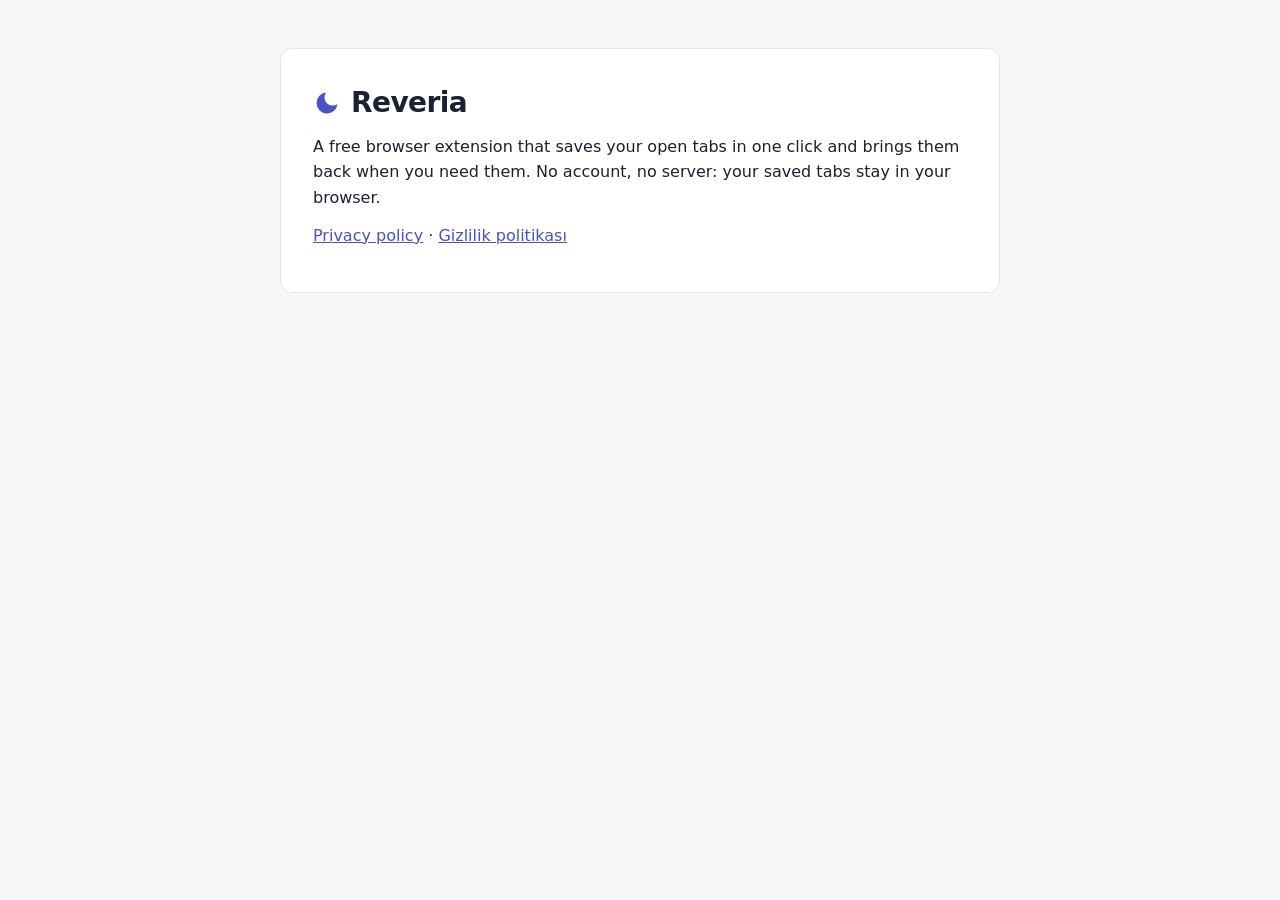
<file: index.html>
<!doctype html>
<html lang="en">
    <head>
        <meta charset="UTF-8" />
        <meta name="viewport" content="width=device-width, initial-scale=1" />
        <title>Reveria</title>
        <link rel="stylesheet" href="style.css" />
    </head>
    <body>
        <main>
            <header>
                <svg class="moon" width="28" height="28" viewBox="0 0 24 24" aria-hidden="true">
                    <path d="M21 12.79A9 9 0 1 1 11.21 3 7 7 0 0 0 21 12.79z" />
                </svg>
                <h1>Reveria</h1>
            </header>
            <p>
                A free browser extension that saves your open tabs in one click and brings them back when you need them.
                No account, no server: your saved tabs stay in your browser.
            </p>
            <p>
                <a href="privacy/">Privacy policy</a> &middot;
                <a href="privacy/tr/" hreflang="tr">Gizlilik politikas&#305;</a>
            </p>
        </main>
    </body>
</html>
</file>
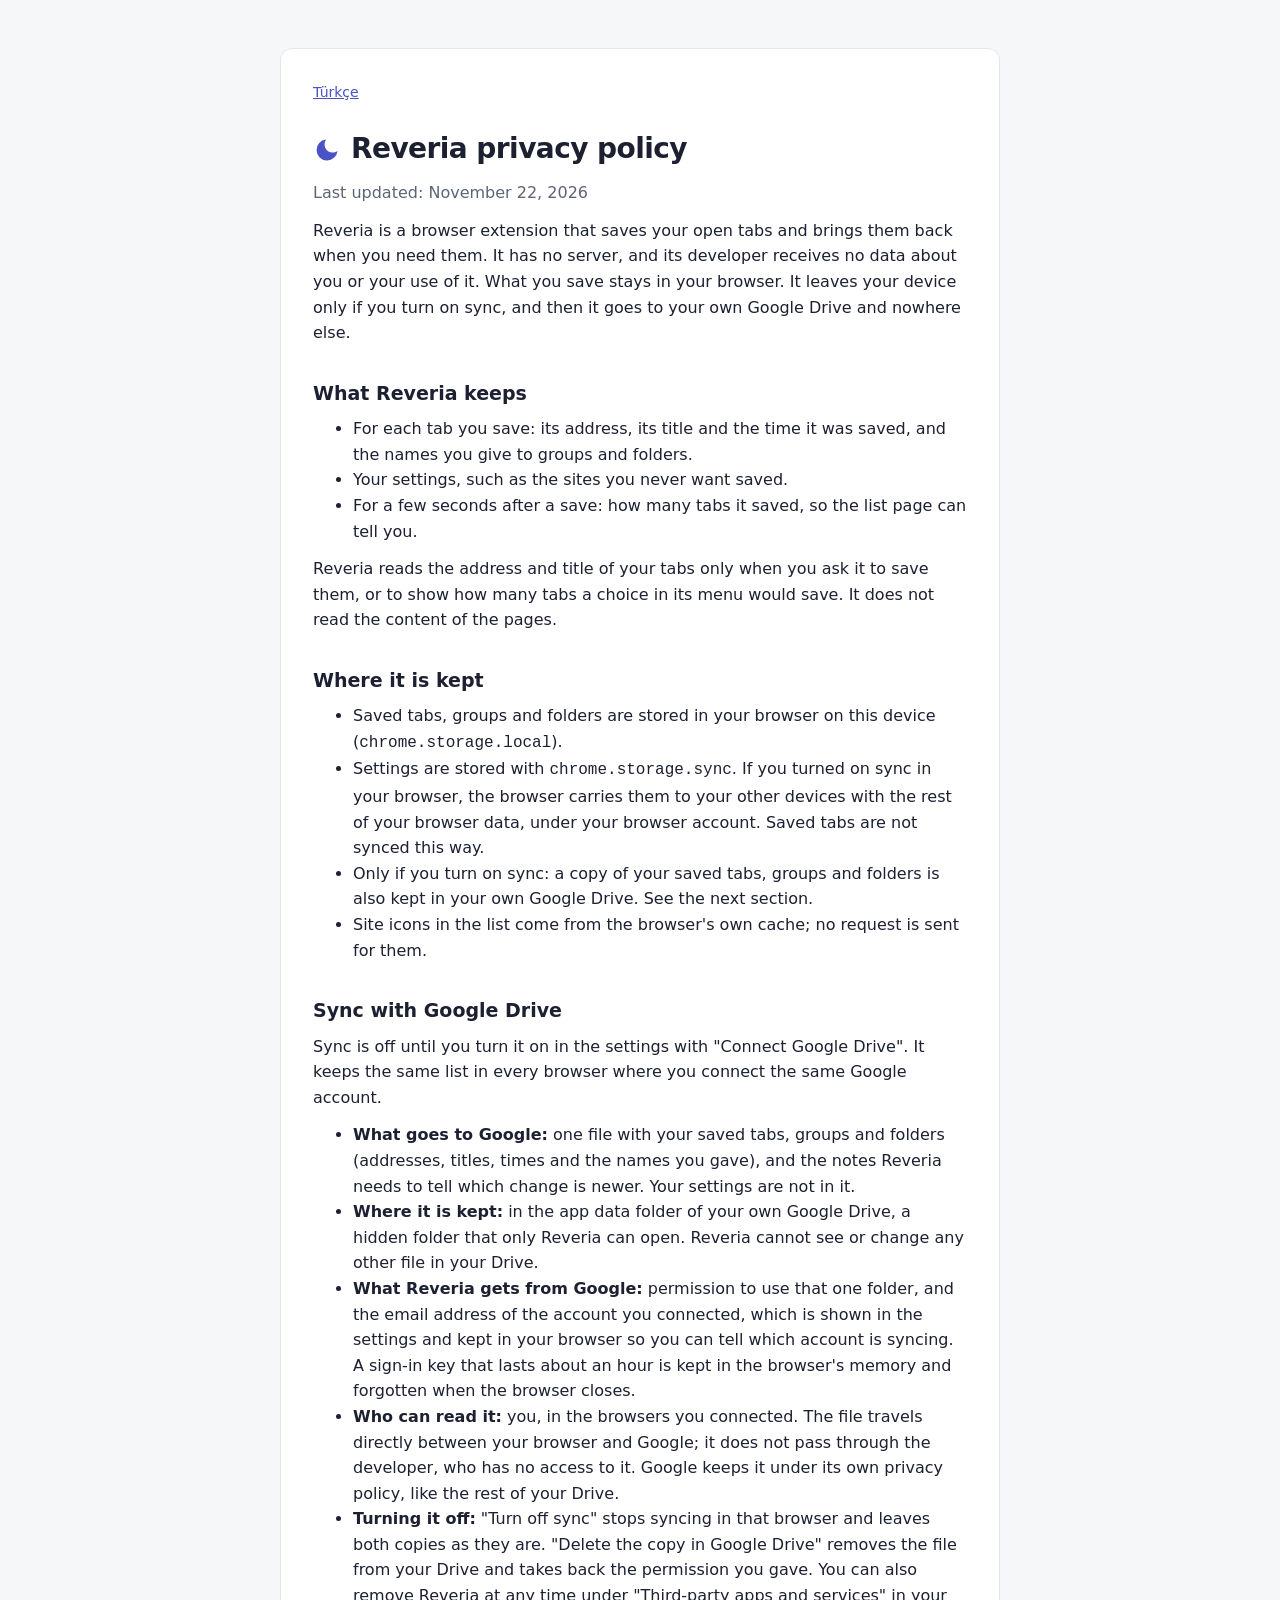
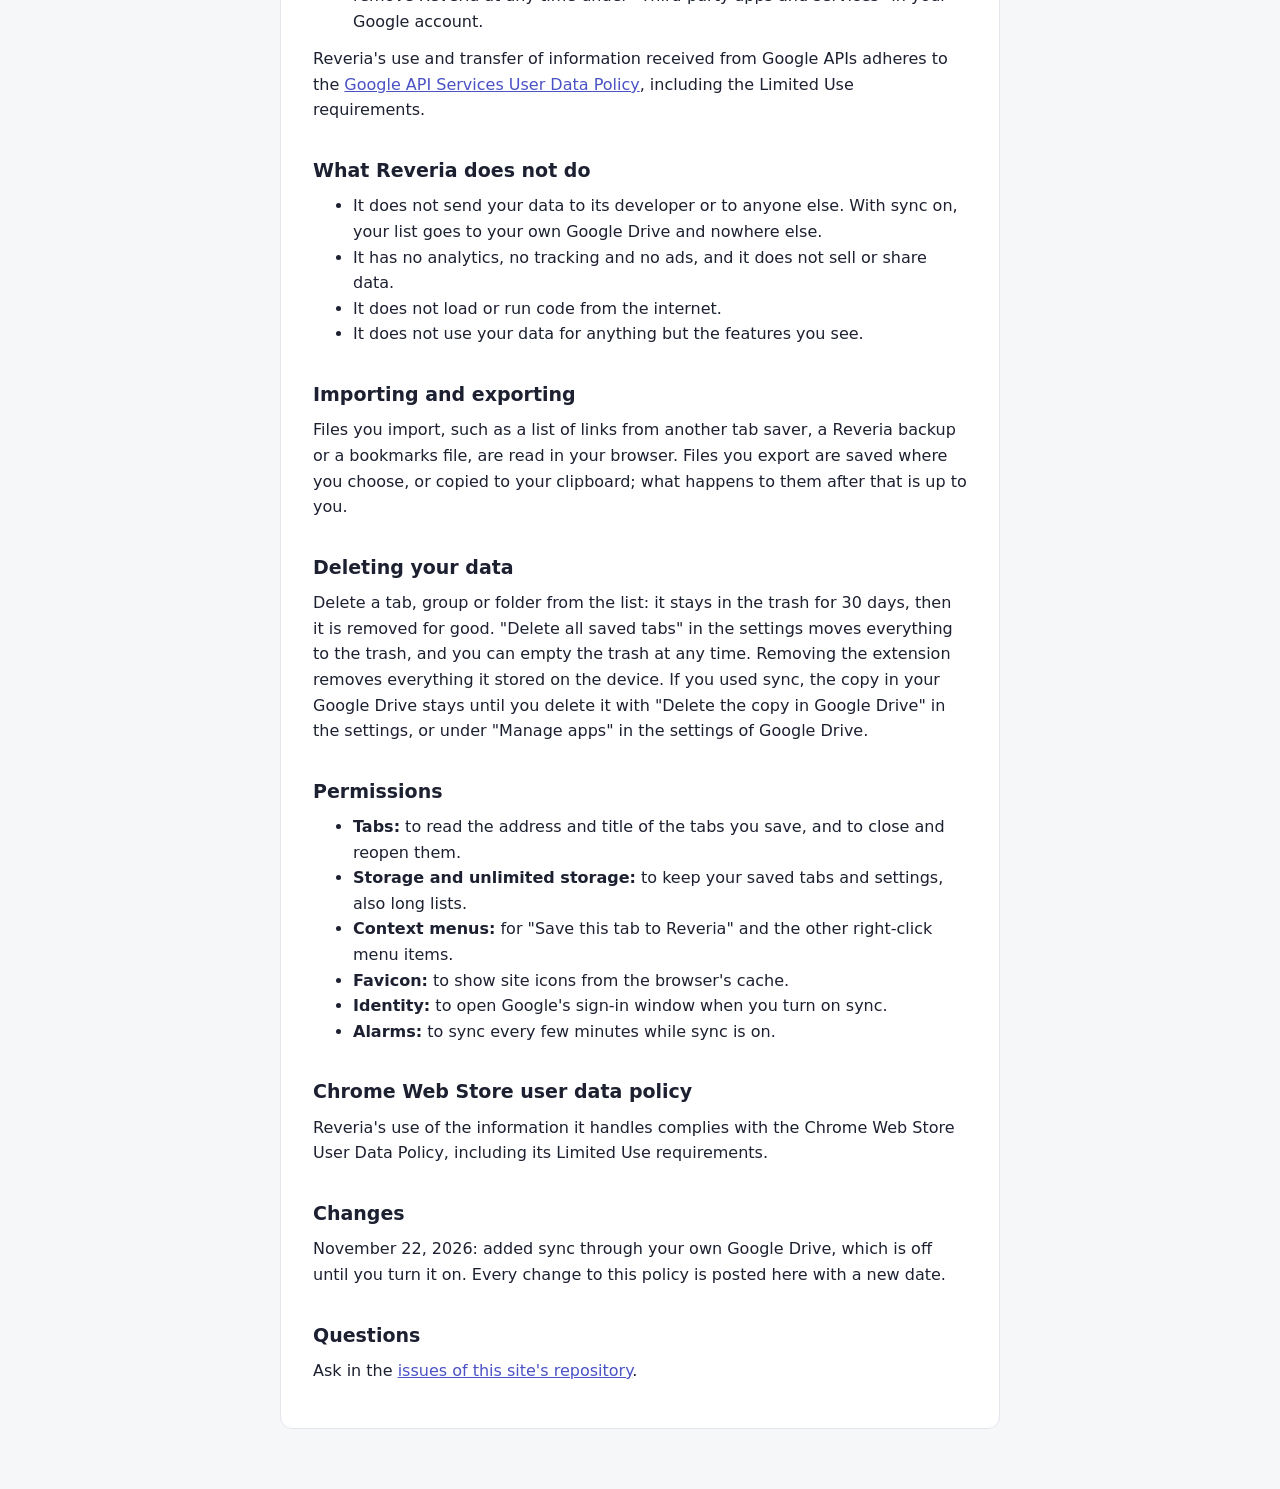
<file: privacy/index.html>
<!doctype html>
<html lang="en">
    <head>
        <meta charset="UTF-8" />
        <meta name="viewport" content="width=device-width, initial-scale=1" />
        <title>Reveria - Privacy policy</title>
        <link rel="stylesheet" href="../style.css" />
    </head>
    <body>
        <main>
            <nav><a href="tr/" hreflang="tr" lang="tr">T&uuml;rk&ccedil;e</a></nav>
            <header>
                <svg class="moon" width="28" height="28" viewBox="0 0 24 24" aria-hidden="true">
                    <path d="M21 12.79A9 9 0 1 1 11.21 3 7 7 0 0 0 21 12.79z" />
                </svg>
                <h1>Reveria privacy policy</h1>
            </header>
            <p class="muted">Last updated: November 22, 2026</p>

            <p>
                Reveria is a browser extension that saves your open tabs and brings them back when you need them. It has
                no server, and its developer receives no data about you or your use of it. What you save stays in your
                browser. It leaves your device only if you turn on sync, and then it goes to your own Google Drive and
                nowhere else.
            </p>

            <h2>What Reveria keeps</h2>
            <ul>
                <li>
                    For each tab you save: its address, its title and the time it was saved, and the names you give to
                    groups and folders.
                </li>
                <li>Your settings, such as the sites you never want saved.</li>
                <li>For a few seconds after a save: how many tabs it saved, so the list page can tell you.</li>
            </ul>
            <p>
                Reveria reads the address and title of your tabs only when you ask it to save them, or to show how many
                tabs a choice in its menu would save. It does not read the content of the pages.
            </p>

            <h2>Where it is kept</h2>
            <ul>
                <li>
                    Saved tabs, groups and folders are stored in your browser on this device
                    (<code>chrome.storage.local</code>).
                </li>
                <li>
                    Settings are stored with <code>chrome.storage.sync</code>. If you turned on sync in your browser,
                    the browser carries them to your other devices with the rest of your browser data, under your
                    browser account. Saved tabs are not synced this way.
                </li>
                <li>
                    Only if you turn on sync: a copy of your saved tabs, groups and folders is also kept in your own
                    Google Drive. See the next section.
                </li>
                <li>Site icons in the list come from the browser's own cache; no request is sent for them.</li>
            </ul>

            <h2>Sync with Google Drive</h2>
            <p>
                Sync is off until you turn it on in the settings with "Connect Google Drive". It keeps the same list in
                every browser where you connect the same Google account.
            </p>
            <ul>
                <li>
                    <strong>What goes to Google:</strong> one file with your saved tabs, groups and folders (addresses,
                    titles, times and the names you gave), and the notes Reveria needs to tell which change is newer.
                    Your settings are not in it.
                </li>
                <li>
                    <strong>Where it is kept:</strong> in the app data folder of your own Google Drive, a hidden folder
                    that only Reveria can open. Reveria cannot see or change any other file in your Drive.
                </li>
                <li>
                    <strong>What Reveria gets from Google:</strong> permission to use that one folder, and the email
                    address of the account you connected, which is shown in the settings and kept in your browser so you
                    can tell which account is syncing. A sign-in key that lasts about an hour is kept in the browser's
                    memory and forgotten when the browser closes.
                </li>
                <li>
                    <strong>Who can read it:</strong> you, in the browsers you connected. The file travels directly
                    between your browser and Google; it does not pass through the developer, who has no access to it.
                    Google keeps it under its own privacy policy, like the rest of your Drive.
                </li>
                <li>
                    <strong>Turning it off:</strong> "Turn off sync" stops syncing in that browser and leaves both
                    copies as they are. "Delete the copy in Google Drive" removes the file from your Drive and takes
                    back the permission you gave. You can also remove Reveria at any time under "Third-party apps and
                    services" in your Google account.
                </li>
            </ul>
            <p>
                Reveria's use and transfer of information received from Google APIs adheres to the
                <a href="https://developers.google.com/terms/api-services-user-data-policy"
                    >Google API Services User Data Policy</a
                >, including the Limited Use requirements.
            </p>

            <h2>What Reveria does not do</h2>
            <ul>
                <li>
                    It does not send your data to its developer or to anyone else. With sync on, your list goes to your
                    own Google Drive and nowhere else.
                </li>
                <li>It has no analytics, no tracking and no ads, and it does not sell or share data.</li>
                <li>It does not load or run code from the internet.</li>
                <li>It does not use your data for anything but the features you see.</li>
            </ul>

            <h2>Importing and exporting</h2>
            <p>
                Files you import, such as a list of links from another tab saver, a Reveria backup or a bookmarks file,
                are read in your browser. Files you export are saved where you choose, or copied to your clipboard; what
                happens to them after that is up to you.
            </p>

            <h2>Deleting your data</h2>
            <p>
                Delete a tab, group or folder from the list: it stays in the trash for 30 days, then it is removed for
                good. "Delete all saved tabs" in the settings moves everything to the trash, and you can empty the trash
                at any time. Removing the extension removes everything it stored on the device. If you used sync, the
                copy in your Google Drive stays until you delete it with "Delete the copy in Google Drive" in the
                settings, or under "Manage apps" in the settings of Google Drive.
            </p>

            <h2>Permissions</h2>
            <ul>
                <li>
                    <strong>Tabs:</strong> to read the address and title of the tabs you save, and to close and reopen
                    them.
                </li>
                <li>
                    <strong>Storage and unlimited storage:</strong> to keep your saved tabs and settings, also long
                    lists.
                </li>
                <li>
                    <strong>Context menus:</strong> for "Save this tab to Reveria" and the other right-click menu items.
                </li>
                <li><strong>Favicon:</strong> to show site icons from the browser's cache.</li>
                <li><strong>Identity:</strong> to open Google's sign-in window when you turn on sync.</li>
                <li><strong>Alarms:</strong> to sync every few minutes while sync is on.</li>
            </ul>

            <h2>Chrome Web Store user data policy</h2>
            <p>
                Reveria's use of the information it handles complies with the Chrome Web Store User Data Policy,
                including its Limited Use requirements.
            </p>

            <h2>Changes</h2>
            <p>
                November 22, 2026: added sync through your own Google Drive, which is off until you turn it on. Every
                change to this policy is posted here with a new date.
            </p>

            <h2>Questions</h2>
            <p>
                Ask in the
                <a href="https://github.com/resulemreaygan/reveria-site/issues">issues of this site's repository</a>.
            </p>
        </main>
    </body>
</html>
</file>
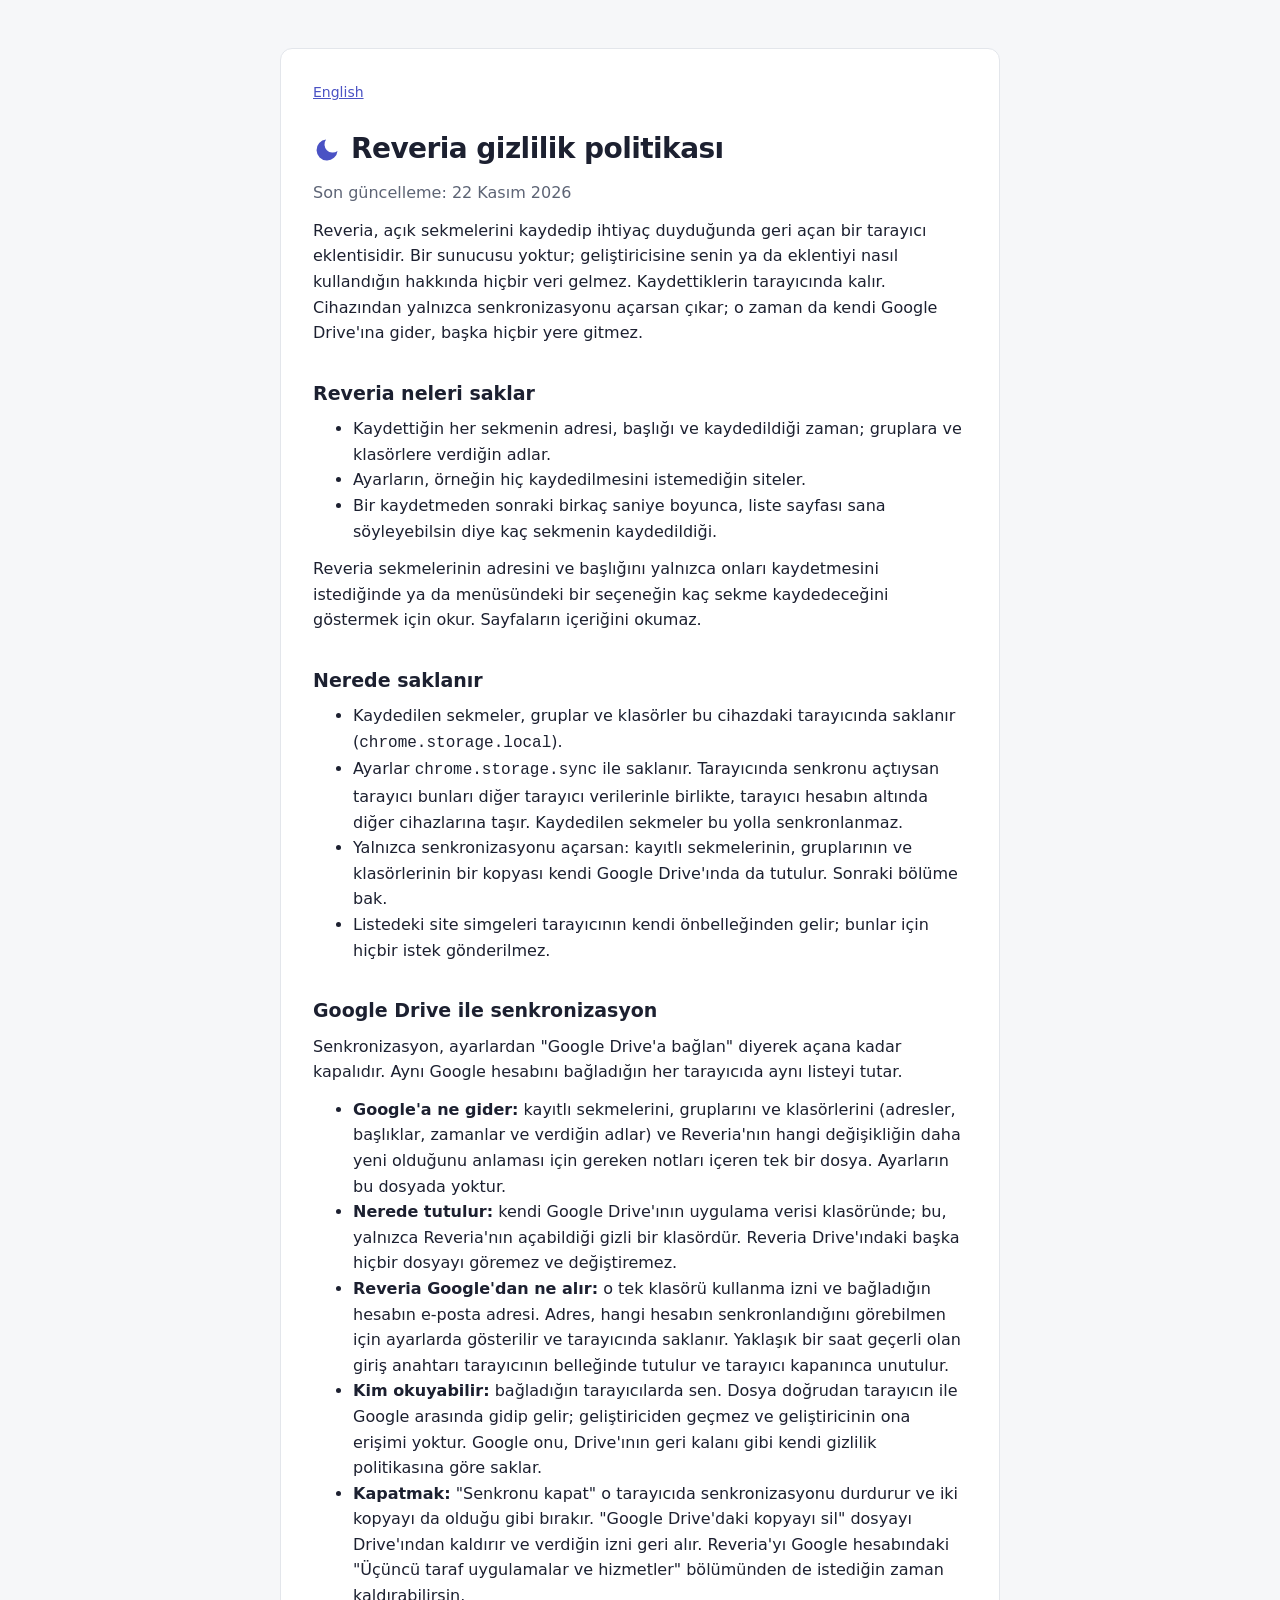
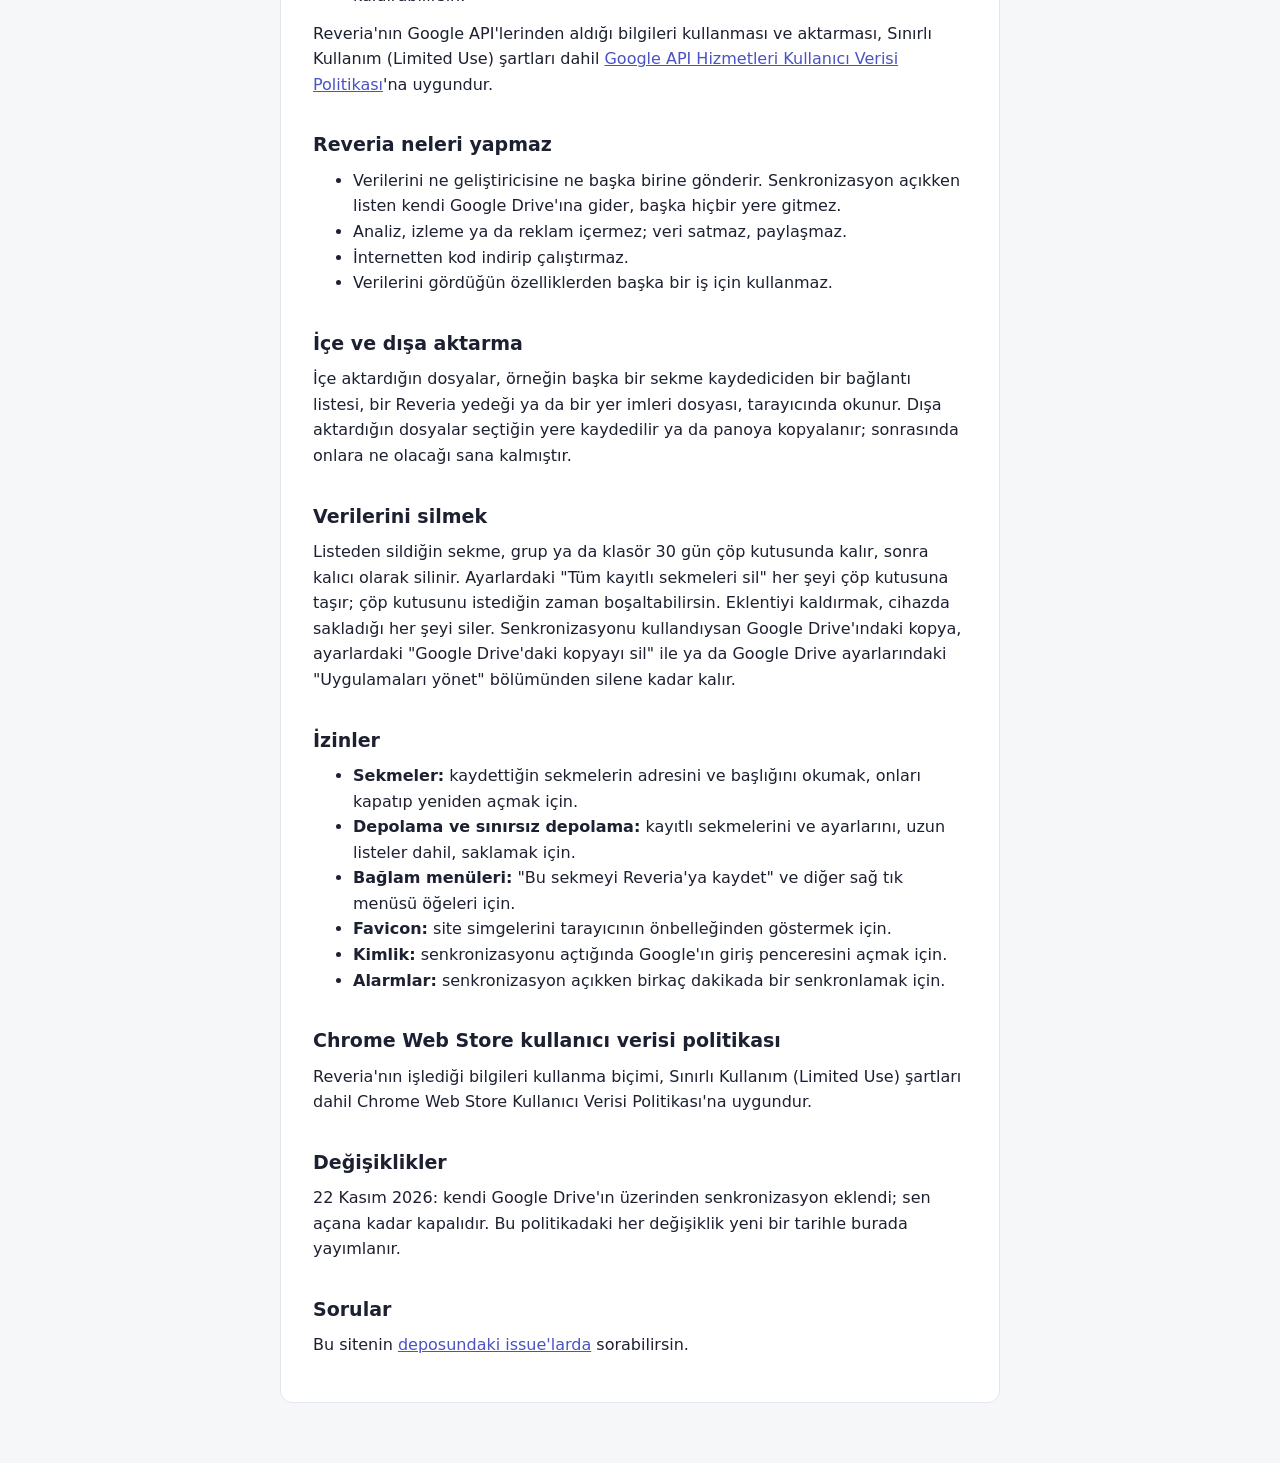
<file: privacy/tr/index.html>
<!doctype html>
<html lang="tr">
    <head>
        <meta charset="UTF-8" />
        <meta name="viewport" content="width=device-width, initial-scale=1" />
        <title>Reveria - Gizlilik politikası</title>
        <link rel="stylesheet" href="../../style.css" />
    </head>
    <body>
        <main>
            <nav><a href="../" hreflang="en" lang="en">English</a></nav>
            <header>
                <svg class="moon" width="28" height="28" viewBox="0 0 24 24" aria-hidden="true">
                    <path d="M21 12.79A9 9 0 1 1 11.21 3 7 7 0 0 0 21 12.79z" />
                </svg>
                <h1>Reveria gizlilik politikası</h1>
            </header>
            <p class="muted">Son güncelleme: 22 Kasım 2026</p>

            <p>
                Reveria, açık sekmelerini kaydedip ihtiyaç duyduğunda geri açan bir tarayıcı eklentisidir. Bir sunucusu
                yoktur; geliştiricisine senin ya da eklentiyi nasıl kullandığın hakkında hiçbir veri gelmez.
                Kaydettiklerin tarayıcında kalır. Cihazından yalnızca senkronizasyonu açarsan çıkar; o zaman da kendi
                Google Drive'ına gider, başka hiçbir yere gitmez.
            </p>

            <h2>Reveria neleri saklar</h2>
            <ul>
                <li>
                    Kaydettiğin her sekmenin adresi, başlığı ve kaydedildiği zaman; gruplara ve klasörlere verdiğin
                    adlar.
                </li>
                <li>Ayarların, örneğin hiç kaydedilmesini istemediğin siteler.</li>
                <li>
                    Bir kaydetmeden sonraki birkaç saniye boyunca, liste sayfası sana söyleyebilsin diye kaç sekmenin
                    kaydedildiği.
                </li>
            </ul>
            <p>
                Reveria sekmelerinin adresini ve başlığını yalnızca onları kaydetmesini istediğinde ya da menüsündeki
                bir seçeneğin kaç sekme kaydedeceğini göstermek için okur. Sayfaların içeriğini okumaz.
            </p>

            <h2>Nerede saklanır</h2>
            <ul>
                <li>
                    Kaydedilen sekmeler, gruplar ve klasörler bu cihazdaki tarayıcında saklanır
                    (<code>chrome.storage.local</code>).
                </li>
                <li>
                    Ayarlar <code>chrome.storage.sync</code> ile saklanır. Tarayıcında senkronu açtıysan tarayıcı
                    bunları diğer tarayıcı verilerinle birlikte, tarayıcı hesabın altında diğer cihazlarına taşır.
                    Kaydedilen sekmeler bu yolla senkronlanmaz.
                </li>
                <li>
                    Yalnızca senkronizasyonu açarsan: kayıtlı sekmelerinin, gruplarının ve klasörlerinin bir kopyası
                    kendi Google Drive'ında da tutulur. Sonraki bölüme bak.
                </li>
                <li>
                    Listedeki site simgeleri tarayıcının kendi önbelleğinden gelir; bunlar için hiçbir istek
                    gönderilmez.
                </li>
            </ul>

            <h2>Google Drive ile senkronizasyon</h2>
            <p>
                Senkronizasyon, ayarlardan "Google Drive'a bağlan" diyerek açana kadar kapalıdır. Aynı Google hesabını
                bağladığın her tarayıcıda aynı listeyi tutar.
            </p>
            <ul>
                <li>
                    <strong>Google'a ne gider:</strong> kayıtlı sekmelerini, gruplarını ve klasörlerini (adresler,
                    başlıklar, zamanlar ve verdiğin adlar) ve Reveria'nın hangi değişikliğin daha yeni olduğunu anlaması
                    için gereken notları içeren tek bir dosya. Ayarların bu dosyada yoktur.
                </li>
                <li>
                    <strong>Nerede tutulur:</strong> kendi Google Drive'ının uygulama verisi klasöründe; bu, yalnızca
                    Reveria'nın açabildiği gizli bir klasördür. Reveria Drive'ındaki başka hiçbir dosyayı göremez ve
                    değiştiremez.
                </li>
                <li>
                    <strong>Reveria Google'dan ne alır:</strong> o tek klasörü kullanma izni ve bağladığın hesabın
                    e-posta adresi. Adres, hangi hesabın senkronlandığını görebilmen için ayarlarda gösterilir ve
                    tarayıcında saklanır. Yaklaşık bir saat geçerli olan giriş anahtarı tarayıcının belleğinde tutulur
                    ve tarayıcı kapanınca unutulur.
                </li>
                <li>
                    <strong>Kim okuyabilir:</strong> bağladığın tarayıcılarda sen. Dosya doğrudan tarayıcın ile Google
                    arasında gidip gelir; geliştiriciden geçmez ve geliştiricinin ona erişimi yoktur. Google onu,
                    Drive'ının geri kalanı gibi kendi gizlilik politikasına göre saklar.
                </li>
                <li>
                    <strong>Kapatmak:</strong> "Senkronu kapat" o tarayıcıda senkronizasyonu durdurur ve iki kopyayı da
                    olduğu gibi bırakır. "Google Drive'daki kopyayı sil" dosyayı Drive'ından kaldırır ve verdiğin izni
                    geri alır. Reveria'yı Google hesabındaki "Üçüncü taraf uygulamalar ve hizmetler" bölümünden de
                    istediğin zaman kaldırabilirsin.
                </li>
            </ul>
            <p>
                Reveria'nın Google API'lerinden aldığı bilgileri kullanması ve aktarması, Sınırlı Kullanım (Limited Use)
                şartları dahil
                <a href="https://developers.google.com/terms/api-services-user-data-policy"
                    >Google API Hizmetleri Kullanıcı Verisi Politikası</a
                >'na uygundur.
            </p>

            <h2>Reveria neleri yapmaz</h2>
            <ul>
                <li>
                    Verilerini ne geliştiricisine ne başka birine gönderir. Senkronizasyon açıkken listen kendi Google
                    Drive'ına gider, başka hiçbir yere gitmez.
                </li>
                <li>Analiz, izleme ya da reklam içermez; veri satmaz, paylaşmaz.</li>
                <li>İnternetten kod indirip çalıştırmaz.</li>
                <li>Verilerini gördüğün özelliklerden başka bir iş için kullanmaz.</li>
            </ul>

            <h2>İçe ve dışa aktarma</h2>
            <p>
                İçe aktardığın dosyalar, örneğin başka bir sekme kaydediciden bir bağlantı listesi, bir Reveria yedeği
                ya da bir yer imleri dosyası, tarayıcında okunur. Dışa aktardığın dosyalar seçtiğin yere kaydedilir ya
                da panoya kopyalanır; sonrasında onlara ne olacağı sana kalmıştır.
            </p>

            <h2>Verilerini silmek</h2>
            <p>
                Listeden sildiğin sekme, grup ya da klasör 30 gün çöp kutusunda kalır, sonra kalıcı olarak silinir.
                Ayarlardaki "Tüm kayıtlı sekmeleri sil" her şeyi çöp kutusuna taşır; çöp kutusunu istediğin zaman
                boşaltabilirsin. Eklentiyi kaldırmak, cihazda sakladığı her şeyi siler. Senkronizasyonu kullandıysan
                Google Drive'ındaki kopya, ayarlardaki "Google Drive'daki kopyayı sil" ile ya da Google Drive
                ayarlarındaki "Uygulamaları yönet" bölümünden silene kadar kalır.
            </p>

            <h2>İzinler</h2>
            <ul>
                <li>
                    <strong>Sekmeler:</strong> kaydettiğin sekmelerin adresini ve başlığını okumak, onları kapatıp
                    yeniden açmak için.
                </li>
                <li>
                    <strong>Depolama ve sınırsız depolama:</strong> kayıtlı sekmelerini ve ayarlarını, uzun listeler
                    dahil, saklamak için.
                </li>
                <li>
                    <strong>Bağlam menüleri:</strong> "Bu sekmeyi Reveria'ya kaydet" ve diğer sağ tık menüsü öğeleri
                    için.
                </li>
                <li><strong>Favicon:</strong> site simgelerini tarayıcının önbelleğinden göstermek için.</li>
                <li><strong>Kimlik:</strong> senkronizasyonu açtığında Google'ın giriş penceresini açmak için.</li>
                <li><strong>Alarmlar:</strong> senkronizasyon açıkken birkaç dakikada bir senkronlamak için.</li>
            </ul>

            <h2>Chrome Web Store kullanıcı verisi politikası</h2>
            <p>
                Reveria'nın işlediği bilgileri kullanma biçimi, Sınırlı Kullanım (Limited Use) şartları dahil Chrome Web
                Store Kullanıcı Verisi Politikası'na uygundur.
            </p>

            <h2>Değişiklikler</h2>
            <p>
                22 Kasım 2026: kendi Google Drive'ın üzerinden senkronizasyon eklendi; sen açana kadar kapalıdır. Bu
                politikadaki her değişiklik yeni bir tarihle burada yayımlanır.
            </p>

            <h2>Sorular</h2>
            <p>
                Bu sitenin
                <a href="https://github.com/resulemreaygan/reveria-site/issues">deposundaki issue'larda</a>
                sorabilirsin.
            </p>
        </main>
    </body>
</html>
</file>
<file: style.css>
/* The look of the extension's pages: calm, system fonts, light and dark. */
:root {
    color-scheme: light dark;
    --bg: #f6f7f9;
    --surface: #ffffff;
    --border: #e3e6eb;
    --text: #1c2030;
    --text-muted: #5d6475;
    --accent: #4a52c4;
}

@media (prefers-color-scheme: dark) {
    :root {
        --bg: #14161c;
        --surface: #1c1f27;
        --border: #2c303a;
        --text: #e7e9ef;
        --text-muted: #9ea4b3;
        --accent: #9aa2ff;
    }
}

*,
*::before,
*::after {
    box-sizing: border-box;
}

body {
    margin: 0;
    padding: 48px 16px 64px;
    background-color: var(--bg);
    color: var(--text);
    font-family:
        system-ui,
        -apple-system,
        "Segoe UI",
        Roboto,
        sans-serif;
    font-size: 16px;
    line-height: 1.6;
}

main {
    max-width: 720px;
    margin: 0 auto;
    padding: 32px;
    border: 1px solid var(--border);
    border-radius: 12px;
    background-color: var(--surface);
}

header {
    display: flex;
    align-items: center;
    gap: 10px;
    margin-bottom: 8px;
}

.moon {
    flex-shrink: 0;
    fill: var(--accent);
}

h1 {
    margin: 0;
    font-size: 28px;
    letter-spacing: -0.02em;
}

h2 {
    margin: 32px 0 8px;
    font-size: 19px;
}

p,
ul {
    margin: 0 0 12px;
}

.muted {
    color: var(--text-muted);
}

a {
    color: var(--accent);
}

nav {
    margin-bottom: 24px;
    font-size: 14px;
}

@media (max-width: 480px) {
    main {
        padding: 20px;
    }
}
</file>
